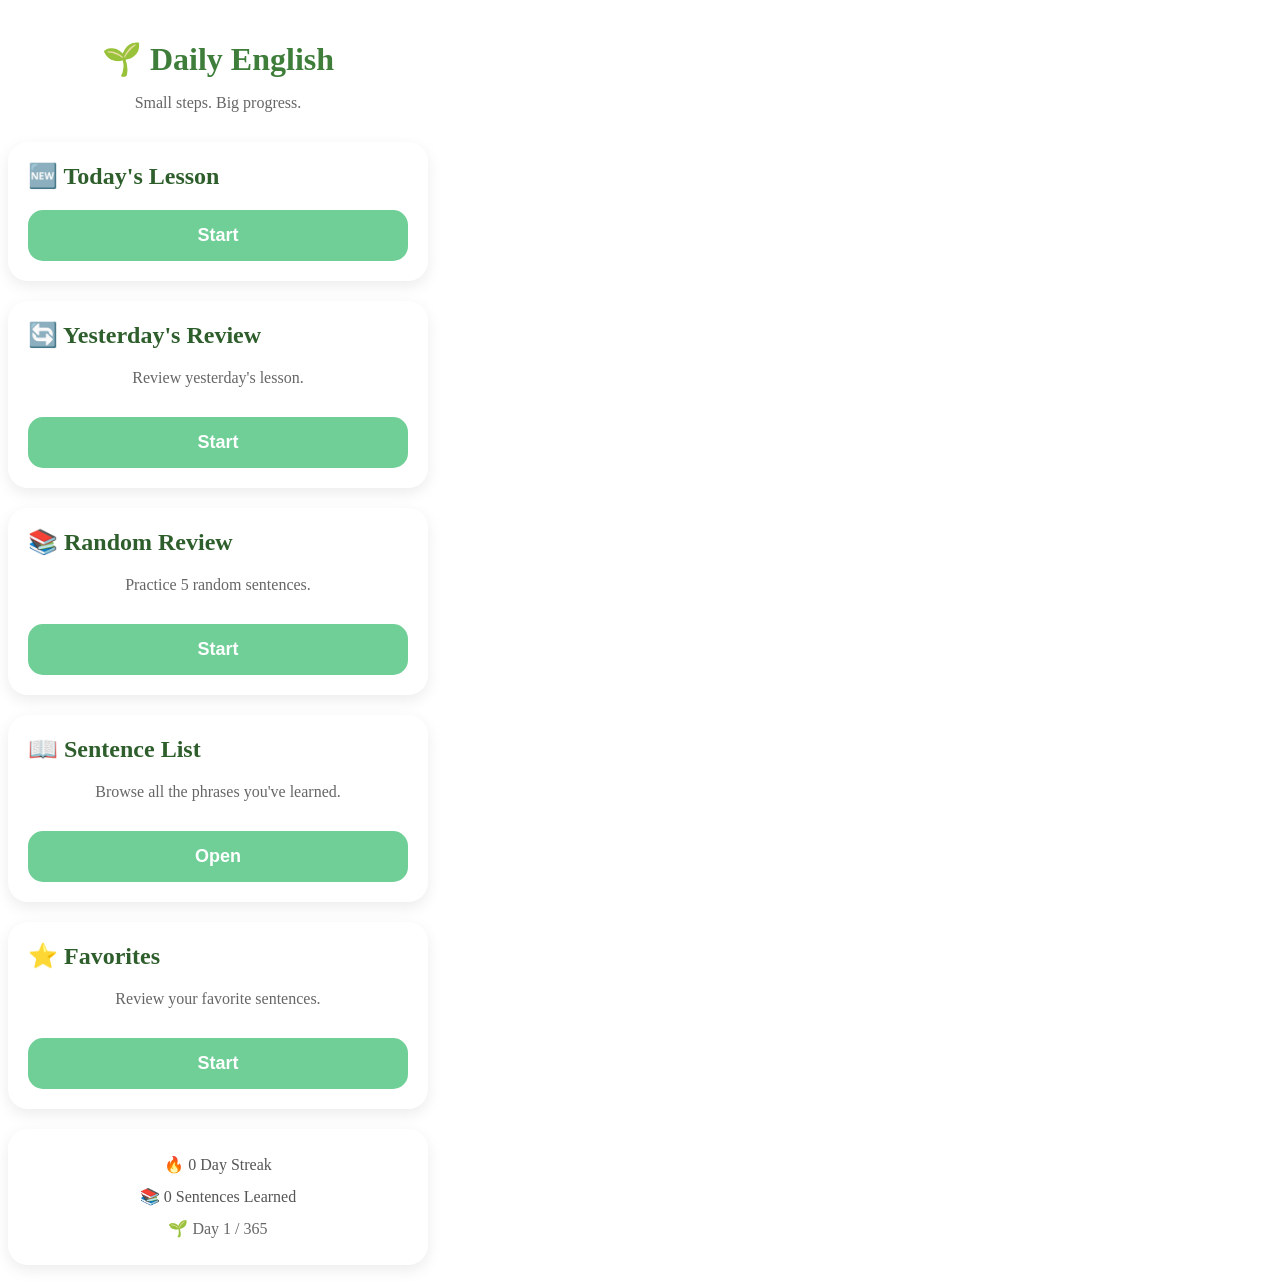
<file: index.html>
<!DOCTYPE html>
<html lang="ja">

<head>

<meta charset="UTF-8">
<meta name="viewport" content="width=device-width, initial-scale=1.0">

<title>🌱 Daily English</title>

<link rel="stylesheet" href="style.css">

<!-- iPhoneホーム画面用アイコン -->
<link
    rel="apple-touch-icon"
    href="E7185C12-50B7-44A7-AE63-482CF4453149.png"
>

</head>


<body>


<div class="container">


<h1>🌱 Daily English</h1>


<p class="subtitle">
Small steps. Big progress.
</p>



<!-- ============================
     Today's Lesson
============================= -->

<div class="card">

<h2>🆕 Today's Lesson</h2>

<a href="lesson2.html">

<button>
Start
</button>

</a>

</div>



<!-- ============================
     Yesterday's Review
============================= -->

<div class="card">

<h2>🔄 Yesterday's Review</h2>

<p class="subtitle">
Review yesterday's lesson.
</p>

<a href="review.html">

<button>
Start
</button>

</a>

</div>



<!-- ============================
     Random Review
============================= -->

<div class="card">

<h2>📚 Random Review</h2>

<p class="subtitle">
Practice 5 random sentences.
</p>

<a href="random-review.html">

<button>
Start
</button>

</a>

</div>



<!-- ============================
     Sentence List
============================= -->

<div class="card">

<h2>📖 Sentence List</h2>

<p class="subtitle">
Browse all the phrases you've learned.
</p>

<a href="sentence-list.html">

<button>
Open
</button>

</a>

</div>



<!-- ============================
     Favorites
============================= -->

<div class="card">

<h2>⭐ Favorites</h2>

<p class="subtitle">
Review your favorite sentences.
</p>

<a href="favorites.html">

<button>
Start
</button>

</a>

</div>



<!-- ============================
     学習記録
============================= -->

<div class="card stats">

🔥 <span id="streak">0</span> Day Streak

<br>

📚 <span id="learned">0</span> Sentences Learned

<br>

<span id="currentDay">
🌱 Day 1 / 365
</span>

</div>



</div>



<!-- ============================
     Home.js
============================= -->

<script src="home.js"></script>


</body>

</html>
</file>
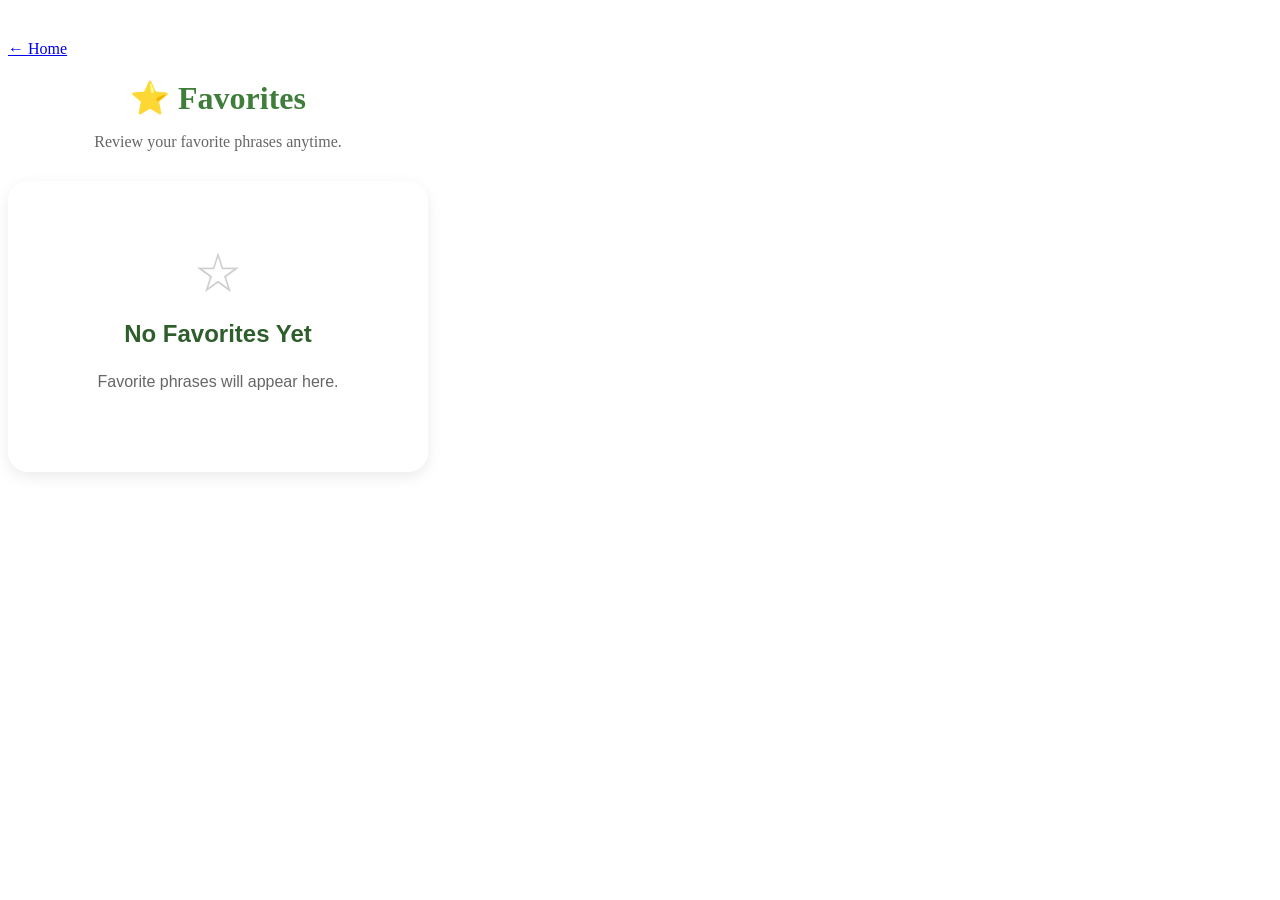
<file: favorites.html>
<!DOCTYPE html>
<html lang="ja">

<head>

<meta charset="UTF-8">
<meta name="viewport" content="width=device-width, initial-scale=1.0">

<title>Favorites</title>

<link rel="stylesheet" href="style.css">

</head>

<body>

<div class="container">

<a href="index.html" class="back">
← Home
</a>

<h1>⭐ Favorites</h1>

<p class="subtitle">
Review your favorite phrases anytime.
</p>

<div class="card">

<div id="favoriteList">

</div>

</div>

</div>

<script src="questionBank.js"></script>
<script src="favorite.js"></script>

</body>

</html>
</file>
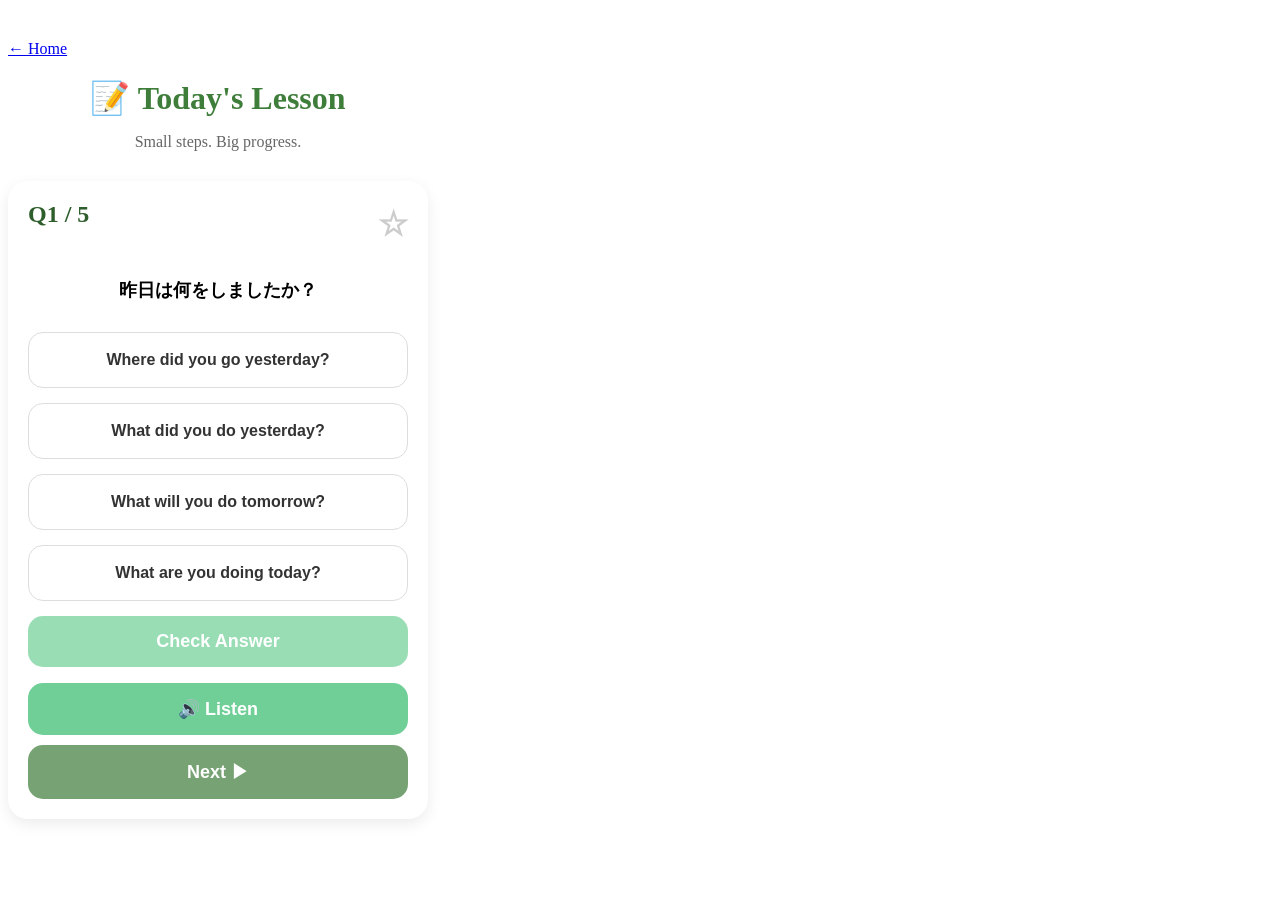
<file: lesson2.html>
<!DOCTYPE html>
<html lang="ja">

<head>

<meta charset="UTF-8">
<meta name="viewport" content="width=device-width, initial-scale=1.0">

<title>Today's Lesson</title>

<link rel="stylesheet" href="style.css">

</head>


<body>


<div class="container">


<a href="index.html" class="back">
← Home
</a>


<h1>📝 Today's Lesson</h1>


<p class="subtitle">
Small steps. Big progress.
</p>



<div class="card quiz">


<div class="question-header">

    <h2 id="question-number"></h2>

    <button id="favoriteButton" class="favorite-icon">
        ☆
    </button>

</div>


<p id="question-text" class="question"></p>

<div id="choices"></div>

<button id="checkButton">
Check Answer
</button>



<div id="result"></div>



<div id="explanation">


<p id="tip"></p>


<p id="extra"></p>

<p id="pattern"></p>


<button id="soundButton">
🔊 Listen
</button>




</div>



<button id="nextButton" class="next">
Next ▶
</button>


</div>


</div>



<script src="questionBank.js"></script>
<script src="questionBankValidator.js"></script>
<script src="lesson.js"></script>


</body>


</html>
</file>
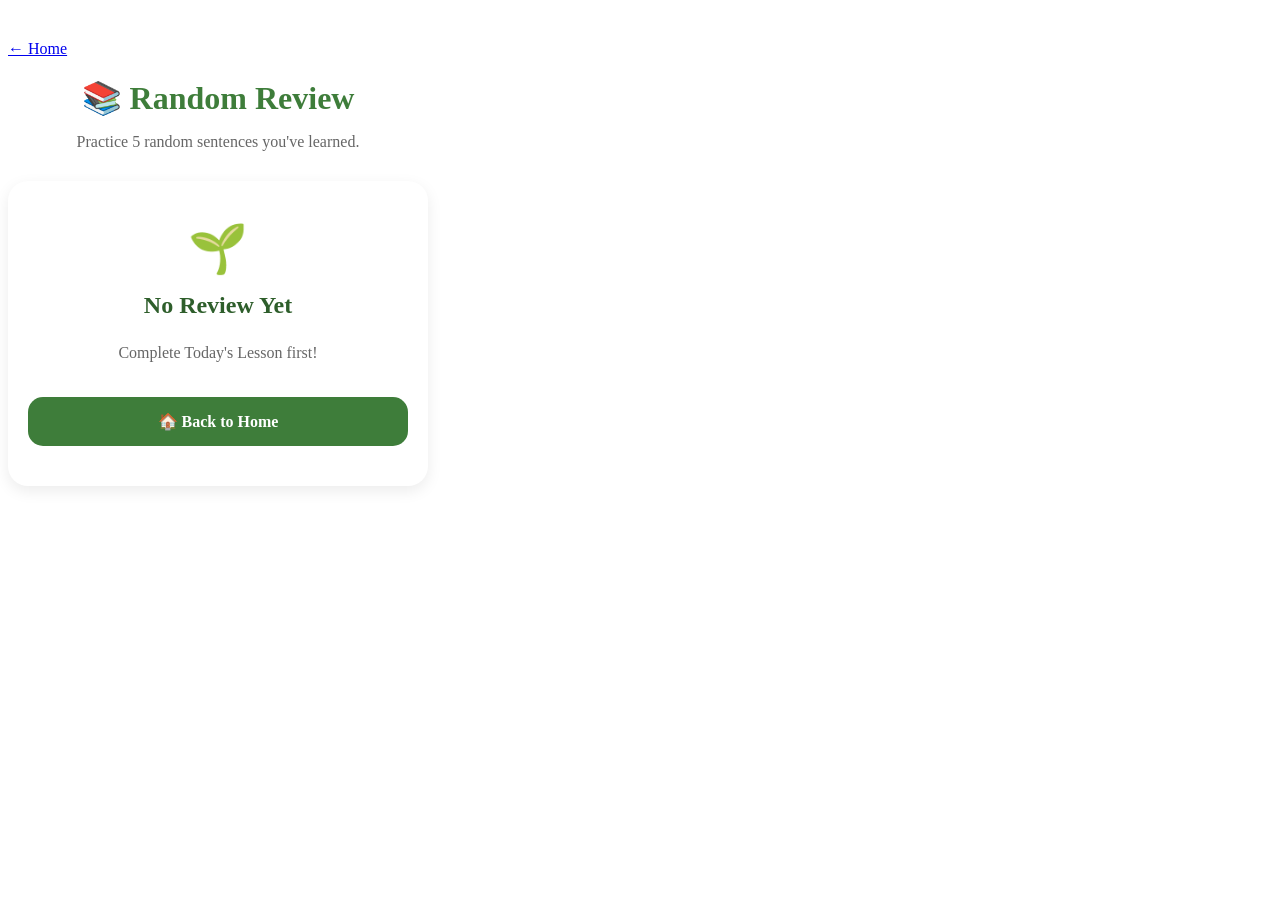
<file: random-review.html>
<!DOCTYPE html>
<html lang="ja">

<head>

<meta charset="UTF-8">
<meta name="viewport" content="width=device-width, initial-scale=1.0">

<title>Random Review</title>

<link rel="stylesheet" href="style.css">

</head>

<body>

<div class="container">

<a href="index.html" class="back">
← Home
</a>

<h1>📚 Random Review</h1>

<p class="subtitle">
Practice 5 random sentences you've learned.
</p>

<div class="card quiz">

<div class="question-header">

    <h2 id="question-number"></h2>

    <button id="favoriteButton" class="favorite-icon">
        ☆
    </button>

</div>


<p class="question" id="question-text"></p>

<div id="choices"></div>

<div id="result"></div>

<button class="next">
Next ▶
</button>

</div>

</div>

<script src="random-review.js"></script>

</body>

</html>
</file>
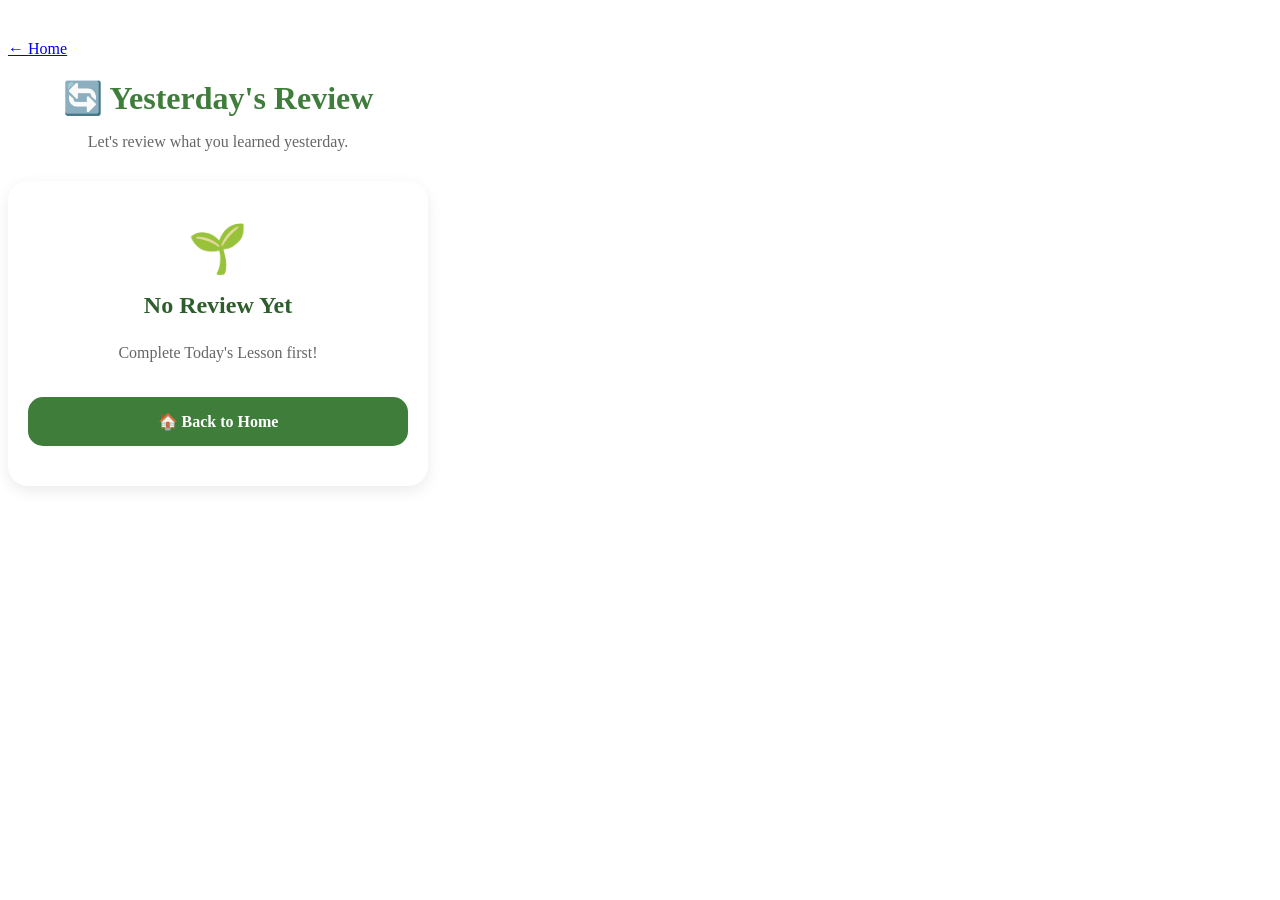
<file: review.html>
<!DOCTYPE html>
<html lang="ja">

<head>

<meta charset="UTF-8">
<meta name="viewport" content="width=device-width, initial-scale=1.0">

<title>Yesterday's Review</title>

<link rel="stylesheet" href="style.css">

</head>

<body>

<div class="container">

<a href="index.html" class="back">
← Home
</a>

<h1>🔄 Yesterday's Review</h1>

<p class="subtitle">
Let's review what you learned yesterday.
</p>

<div class="card quiz">

<div class="question-header">

    <h2 id="question-number"></h2>

    <button id="favoriteButton" class="favorite-icon">
        ☆
    </button>

</div>

<p class="question" id="question-text"></p>

<div id="choices"></div>

<div id="result"></div>

<button class="next">
Next ▶
</button>

</div>

</div>

<script src="review.js"></script>

</body>

</html>
</file>
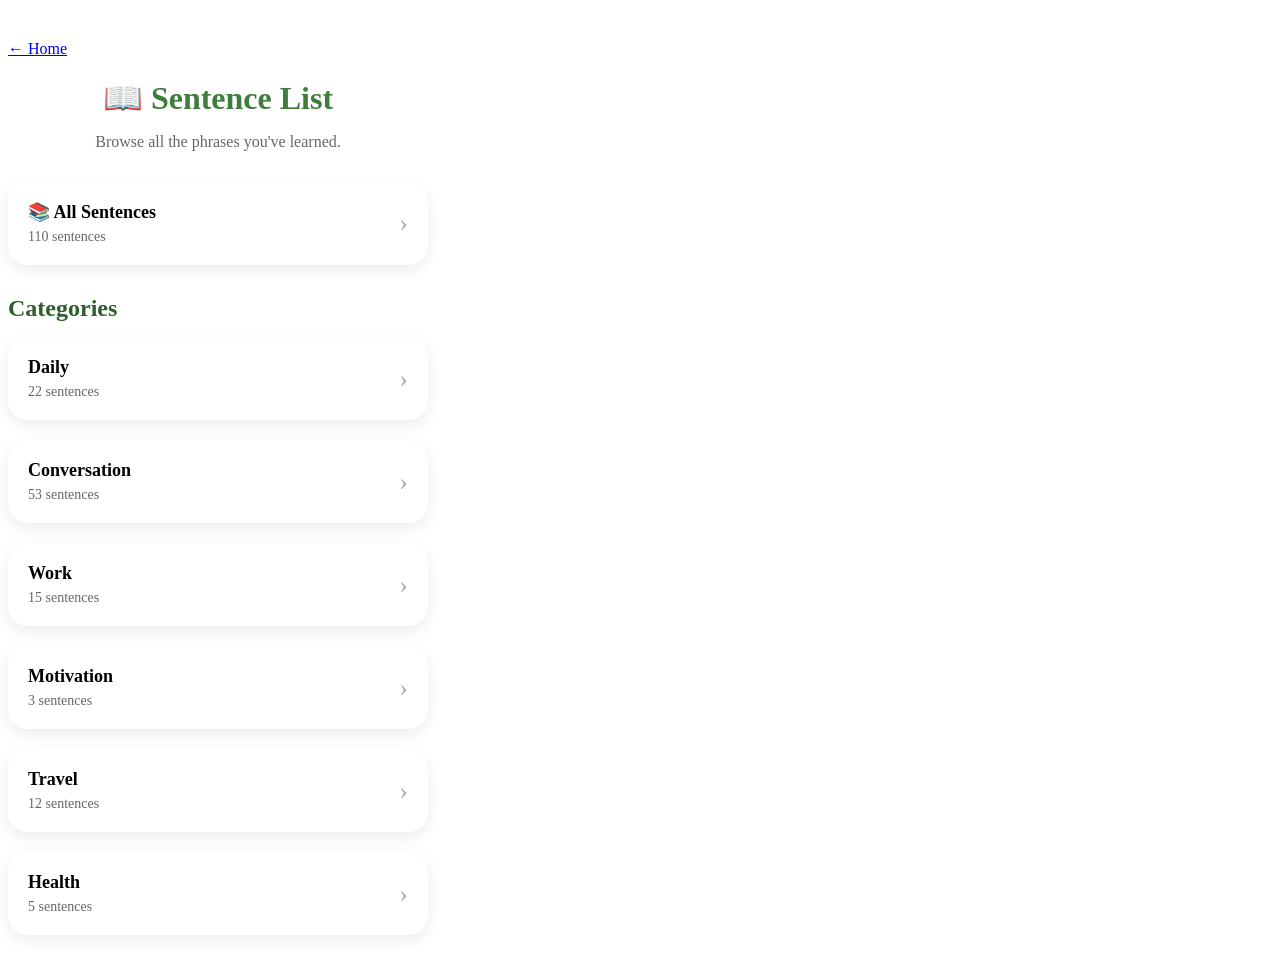
<file: sentence-list.html>
<!DOCTYPE html>
<html lang="ja">

<head>

<meta charset="UTF-8">
<meta name="viewport" content="width=device-width, initial-scale=1.0">

<title>Sentence List</title>

<link rel="stylesheet" href="style.css">

</head>


<body>


<div class="container">


<!-- ============================
     戻る
============================= -->

<a href="index.html" class="back">
← Home
</a>


<!-- ============================
     タイトル
============================= -->

<h1 id="pageTitle">
📖 Sentence List
</h1>


<p
    id="pageSubtitle"
    class="subtitle"
>
Browse all the phrases you've learned.
</p>


<!-- ============================
     一覧表示場所
============================= -->

<div id="sentenceList">

</div>


</div>



<!-- ============================
     Question Bank
============================= -->

<script src="questionBank.js"></script>


<!-- ============================
     Sentence List JavaScript
============================= -->

<script src="sentence-list.js"></script>


</body>

</html>
</file>
<file: style.css>
<style>
    body{
      margin:0;
      font-family:-apple-system,BlinkMacSystemFont,"Segoe UI",sans-serif;
      background:#F5FBF5;
      display:flex;
      justify-content:center;
    }
    
    .button
    input {
    font-family: inherit;
    }
    
    .answer{
    font-size:16px;
    line-height:1.5;
    }

    .container{
      width:90%;
      max-width:420px;
      margin-top:40px;
    }

    h1{
      text-align:center;
      color:#3E7D3A;
      margin-bottom:5px;
    }

    .subtitle{
      text-align:center;
      color:#666;
      margin-bottom:30px;
    }

    .card{
      background:white;
      border-radius:20px;
      padding:20px;
      margin-bottom:20px;
      box-shadow:0 5px 15px rgba(0,0,0,.08);
    }

    h2{
      margin-top:0;
      color:#2E5E2B;
    }

    button{
      width:100%;
      padding:15px;
      border:none;
      border-radius:15px;
      background:#6FCF97;
      color:white;
      font-size:18px;
      font-weight:bold;
      cursor:pointer;
    }

    button:active{
      transform:scale(.98);
    }

    .stats{
      text-align:center;
      color:#555;
      line-height:2;
    }

    .footer{
      text-align:center;
      color:#888;
      margin-top:25px;
      font-size:14px;
    }
  </style>

.back{

display:block;

margin-bottom:20px;

color:#3E7D3A;

text-decoration:none;

}


.quiz h2{

text-align:center;

}


.question{

font-size:18px;

font-weight:bold;

text-align:center;

margin:30px 0;

}


.answer{

background:white;

color:#333;

border:1px solid #ddd;

margin-bottom:15px;

}


.next{

margin-top:10px;

background:#3E7D3A;

}

.correct {
    background: #4CAF50 !important;
    color: white !important;
}

.wrong {
    background: #E74C3C !important;
    color: white !important;
}

button:disabled {
    opacity: 0.7;
    cursor: default;
}

/* 365日チャレンジ表示 */

.day-progress {
    text-align: center;
    margin: 15px 0;
}


#currentDay {
    font-size: 16px;
    color: #666;
    margin: 0;
}

.question-header{
    display:flex;
    justify-content:space-between;
    align-items:center;
    margin-bottom:20px;
}

.favorite-icon{
    width:auto;
    background:none;
    border:none;
    font-size:30px;
    color:#ccc;
    cursor:pointer;
    padding:0;
}

.favorite-icon.active{
    color:#FFD700;

}
</file>
